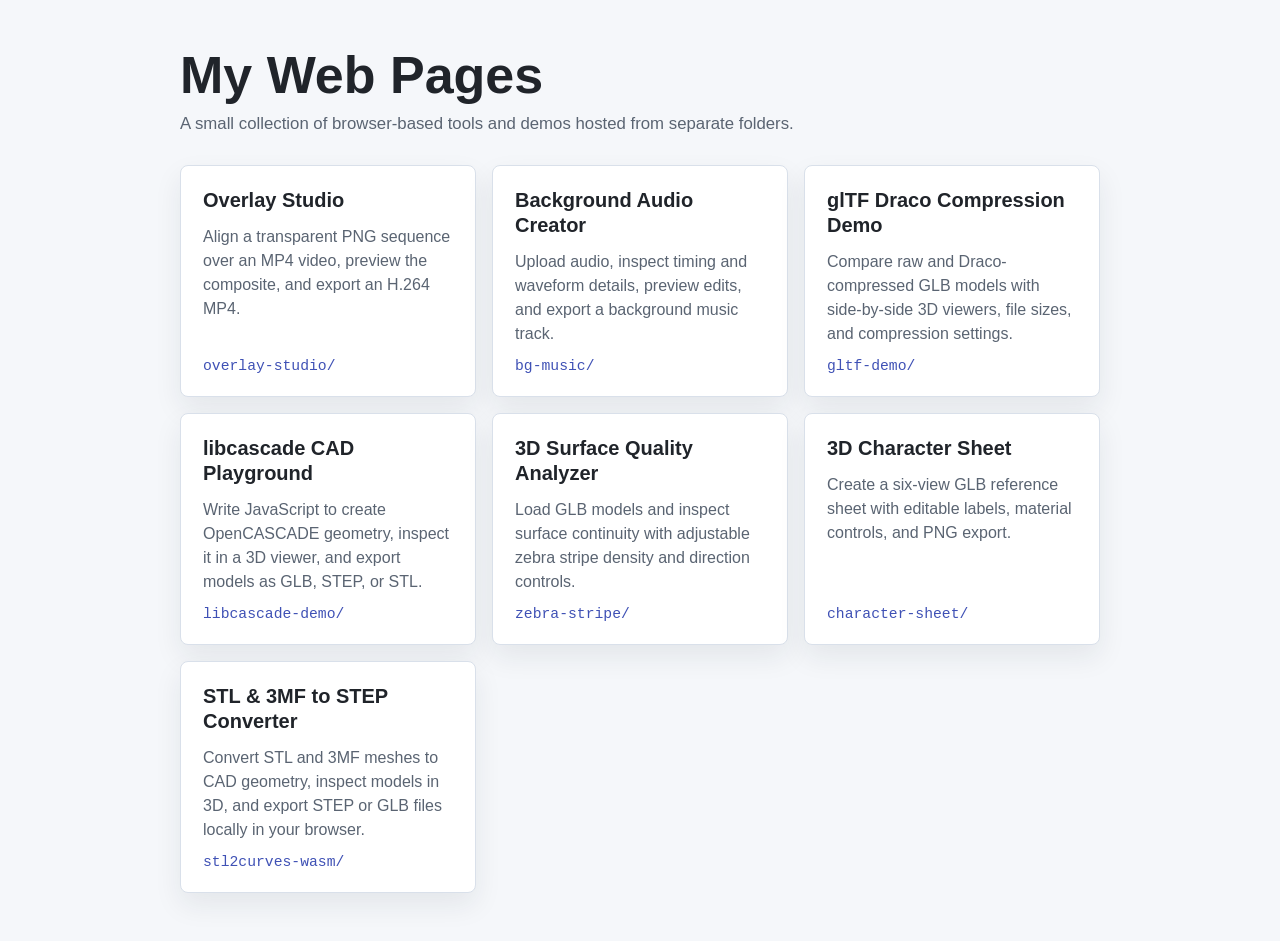
<file: index.html>
<!DOCTYPE html>
<html lang="en">
<head>
  <meta charset="UTF-8">
  <meta name="viewport" content="width=device-width, initial-scale=1.0">
  <title>gongfan99.github.io</title>
  <style>
    :root {
      color-scheme: light;
      font-family: Arial, Helvetica, sans-serif;
      color: #20242a;
      background: #f5f7fa;
    }

    * {
      box-sizing: border-box;
    }

    body {
      margin: 0;
      min-height: 100vh;
      padding: 48px 20px;
    }

    main {
      width: min(920px, 100%);
      margin: 0 auto;
    }

    header {
      margin-bottom: 28px;
    }

    h1 {
      margin: 0 0 8px;
      font-size: clamp(2rem, 5vw, 3.25rem);
      line-height: 1.05;
    }

    .intro {
      margin: 0;
      max-width: 620px;
      color: #5a6472;
      font-size: 1.05rem;
      line-height: 1.6;
    }

    .page-list {
      display: grid;
      grid-template-columns: repeat(auto-fit, minmax(240px, 1fr));
      gap: 16px;
      padding: 0;
      margin: 0;
      list-style: none;
    }

    .page-card {
      min-height: 180px;
    }

    .page-card a {
      display: flex;
      height: 100%;
      flex-direction: column;
      gap: 12px;
      padding: 22px;
      color: inherit;
      text-decoration: none;
      background: #ffffff;
      border: 1px solid #d9e0ea;
      border-radius: 8px;
      box-shadow: 0 12px 28px rgba(24, 34, 48, 0.08);
      transition: transform 160ms ease, border-color 160ms ease, box-shadow 160ms ease;
    }

    .page-card a:hover,
    .page-card a:focus-visible {
      transform: translateY(-2px);
      border-color: #6877d8;
      box-shadow: 0 16px 34px rgba(24, 34, 48, 0.12);
      outline: none;
    }

    h2 {
      margin: 0;
      font-size: 1.25rem;
      line-height: 1.25;
    }

    .description {
      margin: 0;
      color: #5a6472;
      line-height: 1.5;
    }

    .path {
      margin-top: auto;
      color: #3f51b5;
      font-family: Consolas, "Liberation Mono", monospace;
      font-size: 0.92rem;
    }
  </style>
</head>
<body>
  <main>
    <header>
      <h1>My Web Pages</h1>
      <p class="intro">A small collection of browser-based tools and demos hosted from separate folders.</p>
    </header>

    <ul class="page-list">
      <li class="page-card">
        <a href="overlay-studio/">
          <h2>Overlay Studio</h2>
          <p class="description">Align a transparent PNG sequence over an MP4 video, preview the composite, and export an H.264 MP4.</p>
          <span class="path">overlay-studio/</span>
        </a>
      </li>

      <li class="page-card">
        <a href="bg-music/">
          <h2>Background Audio Creator</h2>
          <p class="description">Upload audio, inspect timing and waveform details, preview edits, and export a background music track.</p>
          <span class="path">bg-music/</span>
        </a>
      </li>

      <li class="page-card">
        <a href="gltf-demo/">
          <h2>glTF Draco Compression Demo</h2>
          <p class="description">Compare raw and Draco-compressed GLB models with side-by-side 3D viewers, file sizes, and compression settings.</p>
          <span class="path">gltf-demo/</span>
        </a>
      </li>

      <li class="page-card">
        <a href="libcascade-demo/">
          <h2>libcascade CAD Playground</h2>
          <p class="description">Write JavaScript to create OpenCASCADE geometry, inspect it in a 3D viewer, and export models as GLB, STEP, or STL.</p>
          <span class="path">libcascade-demo/</span>
        </a>
      </li>

      <li class="page-card">
        <a href="zebra-stripe/">
          <h2>3D Surface Quality Analyzer</h2>
          <p class="description">Load GLB models and inspect surface continuity with adjustable zebra stripe density and direction controls.</p>
          <span class="path">zebra-stripe/</span>
        </a>
      </li>
      <li class="page-card">
        <a href="character-sheet/">
          <h2>3D Character Sheet</h2>
          <p class="description">Create a six-view GLB reference sheet with editable labels, material controls, and PNG export.</p>
          <span class="path">character-sheet/</span>
        </a>
      </li>
      <li class="page-card">
        <a href="stl2curves-wasm/">
          <h2>STL &amp; 3MF to STEP Converter</h2>
          <p class="description">Convert STL and 3MF meshes to CAD geometry, inspect models in 3D, and export STEP or GLB files locally in your browser.</p>
          <span class="path">stl2curves-wasm/</span>
        </a>
      </li>
    </ul>
  </main>
</body>
</html>
</file>
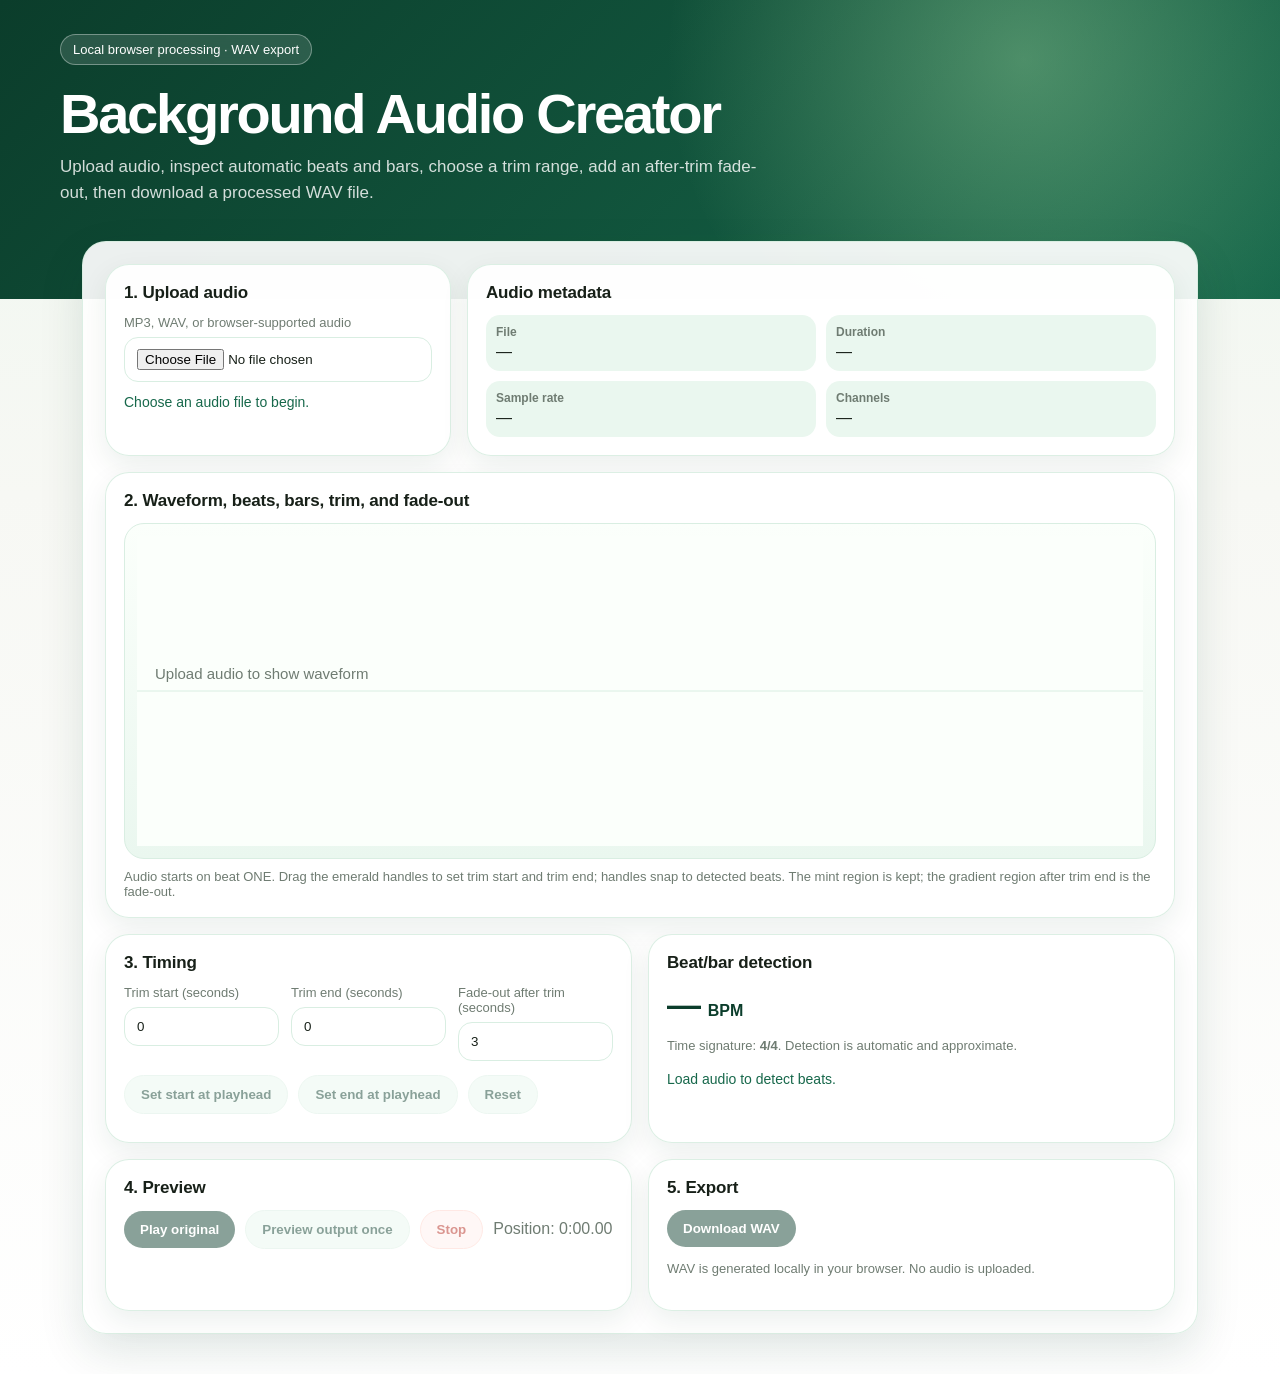
<file: bg-music/index.html>
<!doctype html>
<html lang="en">
<head>
  <meta charset="utf-8" />
  <meta name="viewport" content="width=device-width, initial-scale=1" />
  <title>Background Audio Creator</title>
  <style>
    :root {
      --deep: #0b3d2b;
      --forest: #17684b;
      --green: #2f8a62;
      --mint: #b9efb2;
      --pale: #eaf7ef;
      --sage: #d9eee2;
      --off: #f7f8f4;
      --text: #172018;
      --muted: #6f7c72;
      --warn: #b7791f;
      --error: #b42318;
      --white: #fff;
      --shadow: 0 18px 45px rgba(11, 61, 43, .12);
    }

    * { box-sizing: border-box; }
    body {
      margin: 0;
      min-height: 100vh;
      font-family: Inter, "SF Pro Display", "Segoe UI", Arial, sans-serif;
      background: linear-gradient(180deg, #eef7ef 0%, var(--off) 36%, #fff 100%);
      color: var(--text);
    }

    .hero {
      padding: 34px 22px 92px;
      background:
        radial-gradient(circle at 80% 20%, rgba(185,239,178,.35), transparent 34%),
        linear-gradient(135deg, var(--deep), var(--forest));
      color: white;
    }

    .hero-inner, main { max-width: 1160px; margin: 0 auto; }
    .badge {
      display: inline-flex;
      padding: 7px 12px;
      border: 1px solid rgba(255,255,255,.35);
      border-radius: 999px;
      background: rgba(255,255,255,.13);
      backdrop-filter: blur(12px);
      font-size: 13px;
      margin-bottom: 16px;
    }
    h1 { margin: 0 0 8px; font-size: clamp(32px, 5vw, 56px); letter-spacing: -.04em; }
    .hero p { margin: 0; color: rgba(255,255,255,.82); max-width: 720px; font-size: 17px; line-height: 1.55; }

    main { margin-top: -58px; padding: 0 22px 40px; }
    .panel, .card {
      background: rgba(255,255,255,.92);
      border: 1px solid rgba(217,238,226,.9);
      border-radius: 24px;
      box-shadow: var(--shadow);
    }
    .panel { padding: 22px; }
    .grid { display: grid; grid-template-columns: repeat(12, 1fr); gap: 16px; }
    .card { padding: 18px; box-shadow: 0 10px 28px rgba(11,61,43,.08); }
    .span-4 { grid-column: span 4; }
    .span-6 { grid-column: span 6; }
    .span-8 { grid-column: span 8; }
    .span-12 { grid-column: span 12; }

    h2 { margin: 0 0 12px; font-size: 17px; letter-spacing: -.01em; }
    label { display: block; color: var(--muted); font-size: 13px; margin-bottom: 7px; }
    input[type="file"], input[type="number"] {
      width: 100%;
      border: 1px solid var(--sage);
      background: #fff;
      border-radius: 14px;
      padding: 11px 12px;
      color: var(--text);
      outline: none;
    }
    input:focus { border-color: var(--green); box-shadow: 0 0 0 4px rgba(47,138,98,.14); }
    .fields { display: grid; grid-template-columns: repeat(3, 1fr); gap: 12px; }
    .meta { display: grid; grid-template-columns: repeat(2, minmax(0, 1fr)); gap: 10px; }
    .meta div { padding: 10px; border-radius: 14px; background: var(--pale); min-width: 0; }
    .meta strong { display: block; font-size: 12px; color: var(--muted); font-weight: 600; }
    .meta span { display: block; margin-top: 4px; overflow: hidden; text-overflow: ellipsis; white-space: nowrap; }

    .wave-wrap {
      position: relative;
      background: linear-gradient(180deg, #fbfffb, var(--pale));
      border: 1px solid var(--sage);
      border-radius: 20px;
      padding: 12px;
      overflow: hidden;
    }
    canvas { display: block; width: 100%; height: 310px; cursor: crosshair; }
    .hint { color: var(--muted); font-size: 13px; margin: 10px 0 0; }

    .controls { display: flex; flex-wrap: wrap; gap: 10px; align-items: center; }
    button, .button-like {
      border: 0;
      border-radius: 999px;
      padding: 11px 16px;
      font-weight: 700;
      cursor: pointer;
      transition: transform .12s ease, opacity .12s ease, background .12s ease;
    }
    button:hover:not(:disabled) { transform: translateY(-1px); }
    button:disabled { opacity: .48; cursor: not-allowed; transform: none; }
    .primary { background: var(--deep); color: #fff; }
    .secondary { background: var(--pale); color: var(--deep); border: 1px solid var(--sage); }
    .danger { background: #fff0ed; color: var(--error); border: 1px solid #ffd1c8; }
    .position { color: var(--muted); font-variant-numeric: tabular-nums; }
    .status { margin-top: 10px; color: var(--forest); font-size: 14px; line-height: 1.45; }
    .status.warn { color: var(--warn); }
    .status.error { color: var(--error); }
    .bpm { font-size: 34px; color: var(--deep); font-weight: 800; letter-spacing: -.04em; }
    .small { color: var(--muted); font-size: 13px; line-height: 1.45; }

    @media (max-width: 880px) {
      .span-4, .span-6, .span-8 { grid-column: span 12; }
      .fields { grid-template-columns: 1fr; }
      canvas { height: 260px; }
    }
  </style>
</head>
<body>
  <header class="hero">
    <div class="hero-inner">
      <div class="badge">Local browser processing · WAV export</div>
      <h1>Background Audio Creator</h1>
      <p>Upload audio, inspect automatic beats and bars, choose a trim range, add an after-trim fade-out, then download a processed WAV file.</p>
    </div>
  </header>

  <main>
    <section class="panel grid" aria-label="Audio editor">
      <div class="card span-4">
        <h2>1. Upload audio</h2>
        <label for="fileInput">MP3, WAV, or browser-supported audio</label>
        <input id="fileInput" type="file" accept="audio/*" />
        <div id="loadStatus" class="status">Choose an audio file to begin.</div>
      </div>

      <div class="card span-8">
        <h2>Audio metadata</h2>
        <div class="meta">
          <div><strong>File</strong><span id="metaName">—</span></div>
          <div><strong>Duration</strong><span id="metaDuration">—</span></div>
          <div><strong>Sample rate</strong><span id="metaRate">—</span></div>
          <div><strong>Channels</strong><span id="metaChannels">—</span></div>
        </div>
      </div>

      <div class="card span-12">
        <h2>2. Waveform, beats, bars, trim, and fade-out</h2>
        <div class="wave-wrap">
          <canvas id="waveCanvas" height="310" aria-label="Audio waveform editor"></canvas>
        </div>
        <p class="hint">Audio starts on beat ONE. Drag the emerald handles to set trim start and trim end; handles snap to detected beats. The mint region is kept; the gradient region after trim end is the fade-out.</p>
      </div>

      <div class="card span-6">
        <h2>3. Timing</h2>
        <div class="fields">
          <div>
            <label for="trimStart">Trim start (seconds)</label>
            <input id="trimStart" type="number" min="0" step="0.01" value="0" disabled />
          </div>
          <div>
            <label for="trimEnd">Trim end (seconds)</label>
            <input id="trimEnd" type="number" min="0" step="0.01" value="0" disabled />
          </div>
          <div>
            <label for="fadeOut">Fade-out after trim (seconds)</label>
            <input id="fadeOut" type="number" min="0" step="0.01" value="3" disabled />
          </div>
        </div>
        <div class="controls" style="margin-top:14px">
          <button id="setStartBtn" class="secondary" disabled>Set start at playhead</button>
          <button id="setEndBtn" class="secondary" disabled>Set end at playhead</button>
          <button id="resetBtn" class="secondary" disabled>Reset</button>
        </div>
        <div id="timingStatus" class="status"></div>
      </div>

      <div class="card span-6">
        <h2>Beat/bar detection</h2>
        <div class="bpm"><span id="bpmValue">—</span> <span style="font-size:16px;letter-spacing:0">BPM</span></div>
        <p class="small">Time signature: <strong>4/4</strong>. Detection is automatic and approximate.</p>
        <div id="beatStatus" class="status">Load audio to detect beats.</div>
      </div>

      <div class="card span-6">
        <h2>4. Preview</h2>
        <div class="controls">
          <button id="playOriginalBtn" class="primary" disabled>Play original</button>
          <button id="previewBtn" class="secondary" disabled>Preview output once</button>
          <button id="stopBtn" class="danger" disabled>Stop</button>
          <span class="position">Position: <span id="positionValue">0:00.00</span></span>
        </div>
      </div>

      <div class="card span-6">
        <h2>5. Export</h2>
        <div class="controls">
          <button id="downloadBtn" class="primary" disabled>Download WAV</button>
        </div>
        <p class="small">WAV is generated locally in your browser. No audio is uploaded.</p>
        <div id="exportStatus" class="status"></div>
      </div>
    </section>
  </main>

  <script>
    const els = {
      file: document.getElementById('fileInput'), canvas: document.getElementById('waveCanvas'),
      loadStatus: document.getElementById('loadStatus'), timingStatus: document.getElementById('timingStatus'), beatStatus: document.getElementById('beatStatus'), exportStatus: document.getElementById('exportStatus'),
      name: document.getElementById('metaName'), duration: document.getElementById('metaDuration'), rate: document.getElementById('metaRate'), channels: document.getElementById('metaChannels'),
      trimStart: document.getElementById('trimStart'), trimEnd: document.getElementById('trimEnd'), fadeOut: document.getElementById('fadeOut'),
      bpm: document.getElementById('bpmValue'), position: document.getElementById('positionValue'),
      playOriginal: document.getElementById('playOriginalBtn'), preview: document.getElementById('previewBtn'), stop: document.getElementById('stopBtn'), download: document.getElementById('downloadBtn'),
      setStart: document.getElementById('setStartBtn'), setEnd: document.getElementById('setEndBtn'), reset: document.getElementById('resetBtn')
    };

    const ctx = els.canvas.getContext('2d');
    let audioCtx, buffer, fileName = 'audio', waveform = [], beats = [], bpm = null;
    let trimStart = 0, trimEnd = 0, fadeOut = 3;
    let activeSource = null, activeGain = null, playStartClock = 0, playOffset = 0, playMode = null, raf = null;
    let dragging = null;

    function fmt(t) {
      if (!Number.isFinite(t)) return '—';
      const m = Math.floor(t / 60), s = t - m * 60;
      return `${m}:${s.toFixed(2).padStart(5, '0')}`;
    }
    function clamp(v, a, b) { return Math.max(a, Math.min(b, v)); }
    function status(el, msg, cls='') { el.className = 'status ' + cls; el.textContent = msg; }
    function getAudioCtx() { audioCtx ||= new (window.AudioContext || window.webkitAudioContext)(); return audioCtx; }

    els.file.addEventListener('change', async () => {
      const file = els.file.files[0];
      if (!file) return;
      try {
        stopPlayback();
        status(els.loadStatus, 'Loading and decoding audio...');
        const arr = await file.arrayBuffer();
        buffer = await getAudioCtx().decodeAudioData(arr.slice(0));
        fileName = file.name.replace(/\.[^.]+$/, '') || 'audio';
        trimStart = 0; trimEnd = buffer.duration; fadeOut = Math.min(3, Math.max(0, buffer.duration * .1));
        els.trimStart.value = trimStart.toFixed(2); els.trimEnd.value = trimEnd.toFixed(2); els.fadeOut.value = fadeOut.toFixed(2);
        setEnabled(true);
        els.name.textContent = file.name;
        els.duration.textContent = fmt(buffer.duration);
        els.rate.textContent = `${buffer.sampleRate} Hz`;
        els.channels.textContent = buffer.numberOfChannels;
        createWaveform();
        detectBeats();
        draw();
        status(els.loadStatus, 'Audio loaded.');
        validateTiming();
      } catch (err) {
        console.error(err);
        status(els.loadStatus, 'Could not decode this audio file in your browser.', 'error');
      }
    });

    function setEnabled(on) {
      [els.trimStart, els.trimEnd, els.fadeOut, els.playOriginal, els.preview, els.stop, els.download, els.setStart, els.setEnd, els.reset].forEach(e => e.disabled = !on);
    }

    function createWaveform() {
      const data = buffer.getChannelData(0);
      const points = 1800, block = Math.max(1, Math.floor(data.length / points));
      waveform = [];
      for (let i = 0; i < points; i++) {
        let min = 1, max = -1;
        const start = i * block, end = Math.min(data.length, start + block);
        for (let j = start; j < end; j++) { const v = data[j]; if (v < min) min = v; if (v > max) max = v; }
        waveform.push({min, max});
      }
    }

    function detectBeats() {
      beats = []; bpm = null; els.bpm.textContent = '—';
      const data = buffer.getChannelData(0), sr = buffer.sampleRate;
      const win = Math.floor(sr * 0.05), energies = [];
      for (let i = 0; i < data.length; i += win) {
        let sum = 0, n = Math.min(win, data.length - i);
        for (let j = 0; j < n; j++) sum += data[i + j] * data[i + j];
        energies.push(Math.sqrt(sum / n));
      }
      const avg = energies.reduce((a,b)=>a+b,0) / Math.max(1, energies.length);
      const peaks = [];
      for (let i = 2; i < energies.length - 2; i++) {
        const local = (energies[i-2]+energies[i-1]+energies[i]+energies[i+1]+energies[i+2]) / 5;
        if (energies[i] > avg * 1.35 && energies[i] > local * 1.18 && energies[i] > energies[i-1] && energies[i] > energies[i+1]) {
          const t = i * win / sr;
          if (!peaks.length || t - peaks[peaks.length - 1] > 0.22) peaks.push(t);
        }
      }
      if (peaks.length < 4) {
        status(els.beatStatus, 'Beat detection was uncertain; waveform editing and export are still available.', 'warn');
        return;
      }
      const intervals = [];
      for (let i = 1; i < peaks.length; i++) {
        const d = peaks[i] - peaks[i-1];
        if (d >= .25 && d <= 1.5) intervals.push(d);
      }
      if (!intervals.length) {
        status(els.beatStatus, 'Beat detection failed; waveform editing and export are still available.', 'warn');
        return;
      }
      intervals.sort((a,b)=>a-b);
      let beatDur = intervals[Math.floor(intervals.length/2)];
      let estimated = 60 / beatDur;
      while (estimated < 70) { estimated *= 2; beatDur /= 2; }
      while (estimated > 180) { estimated /= 2; beatDur *= 2; }
      bpm = Math.round(estimated);
      const beatStep = 60 / bpm;
      for (let t = 0; t < buffer.duration; t += beatStep) beats.push(t);
      trimStart = snapStartToBeat(trimStart);
      trimEnd = snapEndToBeat(trimEnd);
      els.trimStart.value = trimStart.toFixed(2);
      els.trimEnd.value = trimEnd.toFixed(2);
      els.bpm.textContent = bpm;
      const confidence = Math.min(100, Math.round((intervals.length / Math.max(1, peaks.length - 1)) * 100));
      status(els.beatStatus, `Detected approximately ${bpm} BPM. The waveform grid starts at beat ONE/bar ONE. Start and end snap to beats. Confidence: ${confidence}%.` + (confidence < 45 ? ' Markers may be inaccurate.' : ''), confidence < 45 ? 'warn' : '');
    }

    function resizeCanvas() {
      const rect = els.canvas.getBoundingClientRect();
      const dpr = window.devicePixelRatio || 1;
      els.canvas.width = Math.max(1, Math.floor(rect.width * dpr));
      els.canvas.height = Math.max(1, Math.floor(rect.height * dpr));
      ctx.setTransform(dpr, 0, 0, dpr, 0, 0);
      draw();
    }
    window.addEventListener('resize', resizeCanvas);
    setTimeout(resizeCanvas, 0);

    function timeToX(t, w) { return buffer ? (t / buffer.duration) * w : 0; }
    function xToTime(x, w) { return buffer ? clamp((x / w) * buffer.duration, 0, buffer.duration) : 0; }
    function nearestBeatTime(t) {
      if (!buffer || !beats.length) return clamp(t, 0, buffer ? buffer.duration : 0);
      let best = beats[0], bestDist = Math.abs(t - best);
      for (const beat of beats) {
        const dist = Math.abs(t - beat);
        if (dist < bestDist) { best = beat; bestDist = dist; }
      }
      return clamp(best, 0, buffer.duration);
    }
    function snapStartToBeat(t) {
      if (!buffer) return 0;
      let snapped = nearestBeatTime(t);
      if (snapped >= trimEnd) {
        const before = beats.filter(beat => beat < trimEnd - 0.001);
        snapped = before.length ? before[before.length - 1] : 0;
      }
      return clamp(snapped, 0, Math.max(0, trimEnd - 0.01));
    }
    function snapEndToBeat(t) {
      if (!buffer) return 0;
      let snapped = nearestBeatTime(t);
      if (snapped <= trimStart) {
        const after = beats.find(beat => beat > trimStart + 0.001);
        snapped = after ?? buffer.duration;
      }
      return clamp(snapped, Math.min(buffer.duration, trimStart + 0.01), buffer.duration);
    }

    function draw() {
      const rect = els.canvas.getBoundingClientRect();
      const w = rect.width, h = rect.height;
      ctx.clearRect(0,0,w,h);
      ctx.fillStyle = '#fbfffb'; ctx.fillRect(0,0,w,h);
      ctx.strokeStyle = '#d9eee2'; ctx.beginPath(); ctx.moveTo(0,h/2); ctx.lineTo(w,h/2); ctx.stroke();
      if (!buffer) {
        ctx.fillStyle = '#6f7c72'; ctx.font = '15px Segoe UI, sans-serif'; ctx.fillText('Upload audio to show waveform', 18, h/2 - 12); return;
      }
      const sx = timeToX(trimStart, w), ex = timeToX(trimEnd, w), fadeEnd = Math.min(buffer.duration, trimEnd + fadeOut), fx = timeToX(fadeEnd, w);
      // time ticks
      ctx.strokeStyle = 'rgba(111,124,114,.22)'; ctx.fillStyle = '#6f7c72'; ctx.font = '12px Segoe UI, sans-serif';
      const tick = niceTick(buffer.duration);
      for (let t = 0; t <= buffer.duration; t += tick) { const x = timeToX(t,w); ctx.beginPath(); ctx.moveTo(x,0); ctx.lineTo(x,h); ctx.stroke(); ctx.fillText(fmt(t), x+4, 16); }
      // beat/bar lines
      beats.forEach((t,i) => { const x = timeToX(t,w); ctx.strokeStyle = i % 4 === 0 ? 'rgba(11,61,43,.52)' : 'rgba(47,138,98,.28)'; ctx.lineWidth = i % 4 === 0 ? 1.6 : 1; ctx.beginPath(); ctx.moveTo(x,22); ctx.lineTo(x,h); ctx.stroke(); });
      ctx.lineWidth = 1;
      // waveform
      ctx.strokeStyle = '#17684b'; ctx.beginPath();
      waveform.forEach((p,i) => { const x = (i / (waveform.length - 1)) * w; const y1 = h/2 + p.min * h*.38, y2 = h/2 + p.max * h*.38; ctx.moveTo(x,y1); ctx.lineTo(x,y2); });
      ctx.stroke();
      // overlays
      ctx.fillStyle = 'rgba(185,239,178,.28)'; ctx.fillRect(sx, 0, Math.max(0, ex-sx), h);
      if (fx > ex) { const grad = ctx.createLinearGradient(ex,0,fx,0); grad.addColorStop(0,'rgba(47,138,98,.26)'); grad.addColorStop(1,'rgba(47,138,98,0)'); ctx.fillStyle = grad; ctx.fillRect(ex,0,fx-ex,h); }
      drawHandle(sx, 'START', h); drawHandle(ex, 'END', h);
      const pos = currentPosition(); if (pos != null) { const px = timeToX(pos,w); ctx.strokeStyle = '#b42318'; ctx.beginPath(); ctx.moveTo(px,0); ctx.lineTo(px,h); ctx.stroke(); }
    }

    function niceTick(duration) { if (duration <= 30) return 5; if (duration <= 90) return 10; if (duration <= 240) return 30; return 60; }
    function drawHandle(x, label, h) { ctx.fillStyle = '#0b3d2b'; ctx.fillRect(x-3,0,6,h); ctx.fillStyle = '#0b3d2b'; ctx.fillRect(x-24, h-28, 48, 22); ctx.fillStyle = 'white'; ctx.font = '11px Segoe UI, sans-serif'; ctx.textAlign = 'center'; ctx.fillText(label, x, h-13); ctx.textAlign = 'left'; }

    function updateFromInputs() {
      if (!buffer) return;
      const requestedStart = clamp(parseFloat(els.trimStart.value) || 0, 0, buffer.duration);
      const requestedEnd = clamp(parseFloat(els.trimEnd.value) || 0, 0, buffer.duration);
      fadeOut = clamp(parseFloat(els.fadeOut.value) || 0, 0, buffer.duration);
      trimStart = snapStartToBeat(requestedStart);
      trimEnd = snapEndToBeat(requestedEnd);
      els.trimStart.value = trimStart.toFixed(2);
      els.trimEnd.value = trimEnd.toFixed(2);
      validateTiming(); draw();
    }
    [els.trimStart, els.trimEnd].forEach(e => e.addEventListener('change', updateFromInputs));
    els.fadeOut.addEventListener('input', updateFromInputs);

    function validateTiming() {
      if (!buffer) return false;
      if (trimEnd <= trimStart) { status(els.timingStatus, 'Trim end must be after trim start.', 'error'); els.download.disabled = els.preview.disabled = true; return false; }
      const eff = Math.min(fadeOut, Math.max(0, buffer.duration - trimEnd));
      status(els.timingStatus, `Output duration: ${fmt((trimEnd-trimStart)+eff)}. Effective fade-out: ${eff.toFixed(2)}s.`);
      els.download.disabled = els.preview.disabled = false;
      return true;
    }

    els.canvas.addEventListener('pointerdown', e => {
      if (!buffer) return;
      const r = els.canvas.getBoundingClientRect(), x = e.clientX - r.left;
      const sx = timeToX(trimStart, r.width), ex = timeToX(trimEnd, r.width);
      dragging = Math.abs(x-sx) < Math.abs(x-ex) ? 'start' : 'end';
      els.canvas.setPointerCapture(e.pointerId); moveHandle(x, r.width);
    });
    els.canvas.addEventListener('pointermove', e => { if (!dragging || !buffer) return; const r = els.canvas.getBoundingClientRect(); moveHandle(e.clientX - r.left, r.width); });
    els.canvas.addEventListener('pointerup', () => dragging = null);
    function moveHandle(x,w) {
      const t = xToTime(x,w);
      if (dragging === 'start') trimStart = snapStartToBeat(t); else trimEnd = snapEndToBeat(t);
      els.trimStart.value = trimStart.toFixed(2); els.trimEnd.value = trimEnd.toFixed(2); validateTiming(); draw();
    }

    els.reset.addEventListener('click', () => { if (!buffer) return; trimStart = 0; trimEnd = snapEndToBeat(buffer.duration); fadeOut = Math.min(3, buffer.duration*.1); els.trimStart.value = trimStart.toFixed(2); els.trimEnd.value = trimEnd.toFixed(2); els.fadeOut.value = fadeOut.toFixed(2); validateTiming(); draw(); });
    els.setStart.addEventListener('click', () => { const p = currentPosition(); if (buffer && p != null) { trimStart = snapStartToBeat(p); els.trimStart.value = trimStart.toFixed(2); validateTiming(); draw(); } });
    els.setEnd.addEventListener('click', () => { const p = currentPosition(); if (buffer && p != null) { trimEnd = snapEndToBeat(p); els.trimEnd.value = trimEnd.toFixed(2); validateTiming(); draw(); } });

    els.playOriginal.addEventListener('click', async () => {
      if (!buffer) return; await getAudioCtx().resume();
      if (playMode === 'original') { stopPlayback(); return; }
      stopPlayback(); playMode = 'original'; playOffset = 0; startSource(0, buffer.duration, false); els.playOriginal.textContent = 'Pause original';
    });
    els.preview.addEventListener('click', async () => { if (!buffer || !validateTiming()) return; await getAudioCtx().resume(); stopPlayback(); playMode = 'preview'; const out = makeProcessedBuffer(); playProcessed(out); });
    els.stop.addEventListener('click', stopPlayback);
    els.download.addEventListener('click', () => { if (!buffer || !validateTiming()) return; status(els.exportStatus, 'Preparing WAV...'); const out = makeProcessedBuffer(); const blob = encodeWav(out); const a = document.createElement('a'); a.href = URL.createObjectURL(blob); a.download = `${fileName}-trimmed.wav`; a.click(); setTimeout(()=>URL.revokeObjectURL(a.href), 1000); status(els.exportStatus, 'WAV download started.'); });

    function startSource(offset, duration) {
      activeSource = getAudioCtx().createBufferSource(); activeSource.buffer = buffer; activeSource.connect(getAudioCtx().destination); playStartClock = getAudioCtx().currentTime - offset; activeSource.start(0, offset, duration); activeSource.onended = stopPlayback; tick();
    }
    function playProcessed(out) { activeSource = getAudioCtx().createBufferSource(); activeSource.buffer = out; activeSource.connect(getAudioCtx().destination); playStartClock = getAudioCtx().currentTime; activeSource.start(); activeSource.onended = stopPlayback; tick(); }
    function stopPlayback() { if (activeSource) { try { activeSource.onended = null; activeSource.stop(); } catch {} } activeSource = null; playMode = null; els.playOriginal.textContent = 'Play original'; els.position.textContent = '0:00.00'; cancelAnimationFrame(raf); raf = null; draw(); }
    function currentPosition() { if (!activeSource || !audioCtx) return null; const t = audioCtx.currentTime - playStartClock; return playMode === 'preview' ? trimStart + t : t; }
    function tick() { const p = currentPosition(); if (p != null) els.position.textContent = fmt(p); draw(); raf = requestAnimationFrame(tick); }

    function makeProcessedBuffer() {
      const sr = buffer.sampleRate, channels = buffer.numberOfChannels;
      const effectiveFade = Math.min(fadeOut, Math.max(0, buffer.duration - trimEnd));
      const startS = Math.floor(trimStart * sr), normalEndS = Math.floor(trimEnd * sr), totalS = Math.max(1, Math.floor(((trimEnd-trimStart)+effectiveFade) * sr));
      const out = getAudioCtx().createBuffer(channels, totalS, sr);
      const fadeSamples = Math.max(0, totalS - (normalEndS - startS));
      for (let ch = 0; ch < channels; ch++) {
        const src = buffer.getChannelData(ch), dst = out.getChannelData(ch);
        for (let i = 0; i < totalS; i++) {
          const si = startS + i;
          let gain = 1;
          const fadeIndex = i - (normalEndS - startS);
          if (fadeIndex >= 0 && fadeSamples > 0) gain = Math.max(0, 1 - fadeIndex / fadeSamples);
          dst[i] = (src[si] || 0) * gain;
        }
      }
      return out;
    }

    function encodeWav(buf) {
      const channels = buf.numberOfChannels, sr = buf.sampleRate, frames = buf.length;
      const bytes = 44 + frames * channels * 2;
      const ab = new ArrayBuffer(bytes), view = new DataView(ab);
      writeStr(view,0,'RIFF'); view.setUint32(4,36+frames*channels*2,true); writeStr(view,8,'WAVE'); writeStr(view,12,'fmt ');
      view.setUint32(16,16,true); view.setUint16(20,1,true); view.setUint16(22,channels,true); view.setUint32(24,sr,true); view.setUint32(28,sr*channels*2,true); view.setUint16(32,channels*2,true); view.setUint16(34,16,true); writeStr(view,36,'data'); view.setUint32(40,frames*channels*2,true);
      let off = 44;
      const data = Array.from({length: channels}, (_,ch)=>buf.getChannelData(ch));
      for (let i = 0; i < frames; i++) for (let ch = 0; ch < channels; ch++) { const s = clamp(data[ch][i], -1, 1); view.setInt16(off, s < 0 ? s * 0x8000 : s * 0x7fff, true); off += 2; }
      return new Blob([ab], {type:'audio/wav'});
    }
    function writeStr(view, offset, str) { for (let i=0; i<str.length; i++) view.setUint8(offset+i, str.charCodeAt(i)); }
  </script>
</body>
</html>
</file>
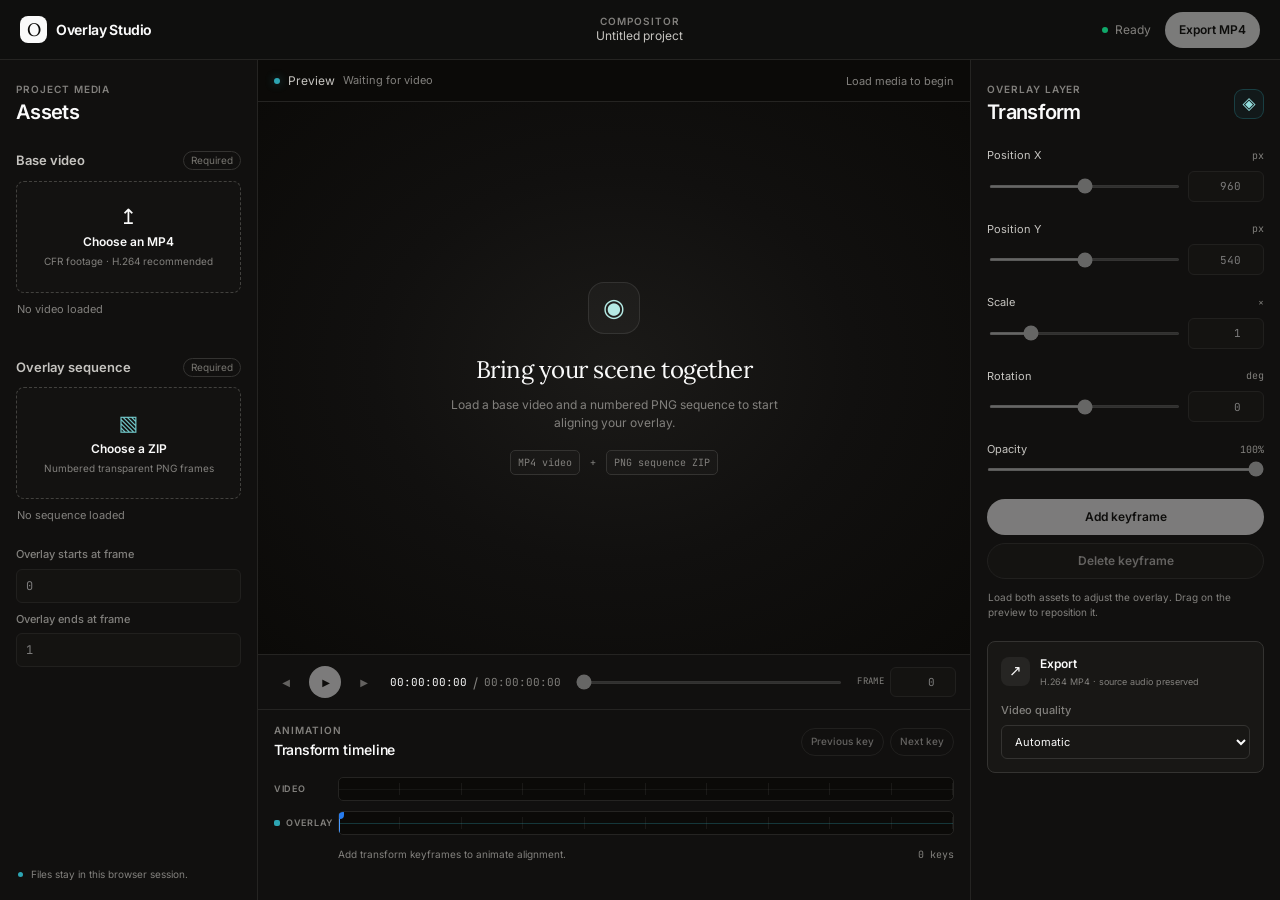
<file: overlay-studio/index.html>
<!doctype html>
<html lang="en">
  <head>
    <meta charset="UTF-8" />
    <meta name="viewport" content="width=device-width, initial-scale=1.0" />
    <meta name="theme-color" content="#0b0a08" />
    <link rel="icon" type="image/svg+xml" href="./favicon.svg" />
    <meta
      name="description"
      content="Align a transparent image sequence over video and export an H.264 MP4."
    />
    <title>Overlay Studio</title>
    <script type="module" crossorigin src="./assets/index-9ea6usQm.js"></script>
    <link rel="stylesheet" crossorigin href="./assets/index-CCF4NtiG.css">
  </head>
  <body>
    <div id="app">
      <header class="topbar">
        <a class="brand" href="#" aria-label="Overlay Studio home">
          <span class="brand-mark" aria-hidden="true">O</span>
          <span>Overlay Studio</span>
        </a>
        <div class="project-heading">
          <span class="eyebrow">COMPOSITOR</span>
          <span id="projectName" class="project-name">Untitled project</span>
        </div>
        <div class="topbar-actions">
          <span id="appStatus" class="status-pill" role="status">Ready</span>
          <button id="exportButton" class="button button-primary" type="button" disabled>
            Export MP4
          </button>
        </div>
      </header>

      <main class="app-layout">
        <aside class="side-panel asset-panel" aria-label="Assets">
          <div class="panel-heading">
            <div>
              <span class="eyebrow">PROJECT MEDIA</span>
              <h1>Assets</h1>
            </div>
          </div>

          <section class="asset-section">
            <div class="section-title-row">
              <h2>Base video</h2>
              <span id="videoBadge" class="mini-badge">Required</span>
            </div>
            <label id="videoDropzone" class="dropzone" for="videoInput">
              <span class="dropzone-icon" aria-hidden="true">↥</span>
              <span id="videoDropTitle" class="dropzone-title">Choose an MP4</span>
              <span class="dropzone-hint">CFR footage · H.264 recommended</span>
            </label>
            <input id="videoInput" class="visually-hidden" type="file" accept="video/mp4,.mp4" />
            <div id="videoDetails" class="asset-details empty-details">No video loaded</div>
          </section>

          <section class="asset-section">
            <div class="section-title-row">
              <h2>Overlay sequence</h2>
              <span id="overlayBadge" class="mini-badge">Required</span>
            </div>
            <label id="overlayDropzone" class="dropzone" for="overlayInput">
              <span class="dropzone-icon dropzone-icon-teal" aria-hidden="true">▧</span>
              <span id="overlayDropTitle" class="dropzone-title">Choose a ZIP</span>
              <span class="dropzone-hint">Numbered transparent PNG frames</span>
            </label>
            <input id="overlayInput" class="visually-hidden" type="file" accept=".zip,application/zip" />
            <div id="overlayDetails" class="asset-details empty-details">No sequence loaded</div>
            <label class="field-label offset-label" for="overlayStartFrame">Overlay starts at frame</label>
            <input id="overlayStartFrame" class="text-input" type="number" min="0" step="1" value="0" />
            <label
              class="field-label offset-label"
              for="overlayEndFrame"
              title="The final output frame on the MP4 timeline. It defaults to the MP4 frame count. If it extends past the MP4, the last video frame and then the last PNG frame are held."
            >Overlay ends at frame</label>
            <input
              id="overlayEndFrame"
              class="text-input"
              type="number"
              min="1"
              step="1"
              value="1"
              title="The final output frame on the MP4 timeline. It defaults to the MP4 frame count. If it extends past the MP4, the last video frame and then the last PNG frame are held."
              aria-describedby="overlayEndFrameHelp"
            />
            <span id="overlayEndFrameHelp" class="visually-hidden">Frames beyond the MP4 hold its last frame; frames beyond the PNG sequence hold its last frame.</span>
          </section>

          <div class="asset-footnote">
            <span class="footnote-dot" aria-hidden="true"></span>
            <span>Files stay in this browser session.</span>
          </div>
        </aside>

        <section class="center-workspace" aria-label="Video preview and timeline">
          <div class="preview-toolbar">
            <div class="preview-title-group">
              <span class="live-indicator" aria-hidden="true"></span>
              <span>Preview</span>
              <span id="resolutionBadge" class="toolbar-muted">Waiting for video</span>
            </div>
            <div class="preview-actions">
              <span id="previewHint" class="toolbar-muted">Load media to begin</span>
            </div>
          </div>

          <div id="previewStage" class="preview-stage">
            <canvas id="previewCanvas" aria-label="Video composite preview"></canvas>
            <div id="previewEmpty" class="preview-empty">
              <div class="preview-empty-mark" aria-hidden="true">◉</div>
              <h2>Bring your scene together</h2>
              <p>Load a base video and a numbered PNG sequence to start aligning your overlay.</p>
              <div class="empty-shortcuts">
                <span>MP4 video</span><span>+</span><span>PNG sequence ZIP</span>
              </div>
            </div>
          </div>

          <div class="transport-bar">
            <button id="previousFrameButton" class="icon-button" type="button" aria-label="Previous frame" title="Previous frame (←)">◀</button>
            <button id="playButton" class="play-button" type="button" aria-label="Play preview" title="Play (Space)">▶</button>
            <button id="nextFrameButton" class="icon-button" type="button" aria-label="Next frame" title="Next frame (→)">▶</button>
            <div class="frame-readout">
              <span id="currentTimecode" class="timecode">00:00:00:00</span>
              <span class="readout-divider">/</span>
              <span id="durationTimecode" class="timecode muted-timecode">00:00:00:00</span>
            </div>
            <label class="visually-hidden" for="frameSlider">Current frame</label>
            <input id="frameSlider" class="frame-slider" type="range" min="0" max="0" value="0" disabled />
            <label class="frame-input-wrap" for="frameNumberInput">
              <span>FRAME</span>
              <input id="frameNumberInput" type="number" min="0" step="1" value="0" disabled />
            </label>
          </div>

          <section class="timeline-panel" aria-label="Transform timeline">
            <div class="timeline-header">
              <div>
                <span class="eyebrow">ANIMATION</span>
                <h2>Transform timeline</h2>
              </div>
              <div class="keyframe-nav">
                <button id="previousKeyframeButton" class="button button-quiet button-small" type="button" disabled>Previous key</button>
                <button id="nextKeyframeButton" class="button button-quiet button-small" type="button" disabled>Next key</button>
              </div>
            </div>
            <div class="timeline-ruler-row">
              <div class="track-label">VIDEO</div>
              <div id="videoTrack" class="timeline-track video-track" role="group" aria-label="Video timeline" tabindex="0">
                <span class="track-line"></span>
              </div>
            </div>
            <div class="timeline-ruler-row">
              <div class="track-label overlay-track-label"><span></span>OVERLAY</div>
              <div id="overlayTrack" class="timeline-track overlay-track" role="group" aria-label="Overlay timeline" tabindex="0">
                <span class="track-line"></span>
                <span id="overlayRange" class="overlay-range"></span>
                <div id="keyframeMarkers" class="keyframe-markers"></div>
                <div id="playhead" class="playhead"><span></span></div>
              </div>
            </div>
            <div class="timeline-footer">
              <span id="timelineSummary">Add transform keyframes to animate alignment.</span>
              <span id="keyframeCount" class="timeline-count">0 keys</span>
            </div>
          </section>
        </section>

        <aside class="side-panel controls-panel" aria-label="Overlay controls">
          <div class="panel-heading controls-heading">
            <div>
              <span class="eyebrow">OVERLAY LAYER</span>
              <h1>Transform</h1>
            </div>
            <span class="overlay-layer-icon" aria-hidden="true">◈</span>
          </div>

          <div class="transform-fields">
            <div class="field-group">
              <div class="field-label-row"><label for="xNumber">Position X</label><span>px</span></div>
              <div class="range-number-row"><input id="xRange" type="range" min="0" max="1920" value="960" disabled /><input id="xNumber" class="number-input" type="number" value="960" disabled /></div>
            </div>
            <div class="field-group">
              <div class="field-label-row"><label for="yNumber">Position Y</label><span>px</span></div>
              <div class="range-number-row"><input id="yRange" type="range" min="0" max="1080" value="540" disabled /><input id="yNumber" class="number-input" type="number" value="540" disabled /></div>
            </div>
            <div class="field-group">
              <div class="field-label-row"><label for="scaleNumber">Scale</label><span>×</span></div>
              <div class="range-number-row"><input id="scaleRange" type="range" min="0.05" max="5" step="0.01" value="1" disabled /><input id="scaleNumber" class="number-input" type="number" min="0.05" max="5" step="0.01" value="1" disabled /></div>
            </div>
            <div class="field-group">
              <div class="field-label-row"><label for="rotationNumber">Rotation</label><span>deg</span></div>
              <div class="range-number-row"><input id="rotationRange" type="range" min="-180" max="180" step="1" value="0" disabled /><input id="rotationNumber" class="number-input" type="number" min="-360" max="360" step="1" value="0" disabled /></div>
            </div>
            <div class="field-group">
              <div class="field-label-row"><label for="opacityRange">Opacity</label><span id="opacityValue">100%</span></div>
              <input id="opacityRange" class="wide-range" type="range" min="0" max="1" step="0.01" value="1" disabled />
            </div>
          </div>

          <div class="keyframe-actions">
            <button id="keyframeButton" class="button button-primary button-full" type="button" disabled>Add keyframe</button>
            <button id="deleteKeyframeButton" class="button button-secondary button-full" type="button" disabled>Delete keyframe</button>
          </div>
          <p id="transformHelp" class="helper-copy">Load both assets to adjust the overlay. Drag on the preview to reposition it.</p>

          <section class="export-card">
            <div class="export-card-heading">
              <span class="export-icon" aria-hidden="true">↗</span>
              <div><h2>Export</h2><p>H.264 MP4 · source audio preserved</p></div>
            </div>
            <label class="field-label" for="bitrateSelect">Video quality</label>
            <select id="bitrateSelect" class="select-input">
              <option value="auto">Automatic</option>
              <option value="high">High</option>
              <option value="standard">Standard</option>
            </select>
            <div id="exportProgressWrap" class="export-progress-wrap" hidden>
              <div class="progress-label-row"><span id="exportProgressLabel">Preparing export…</span><span id="exportProgressPercent">0%</span></div>
              <progress id="exportProgress" max="100" value="0"></progress>
            </div>
          </section>
        </aside>
      </main>

      <div id="toast" class="toast" role="alert" hidden></div>
      <video id="sourceVideo" class="source-video" muted playsinline preload="metadata"></video>
    </div>
  </body>
</html>
</file>
<file: overlay-studio/assets/index-CCF4NtiG.css>
﻿@font-face{font-family:Inter Variable;font-style:normal;font-display:swap;font-weight:100 900;src:url(./inter-cyrillic-ext-wght-normal-BOeWTOD4.woff2)format("woff2-variations");unicode-range:U+460-52F,U+1C80-1C8A,U+20B4,U+2DE0-2DFF,U+A640-A69F,U+FE2E-FE2F}@font-face{font-family:Inter Variable;font-style:normal;font-display:swap;font-weight:100 900;src:url(./inter-cyrillic-wght-normal-DqGufNeO.woff2)format("woff2-variations");unicode-range:U+301,U+400-45F,U+490-491,U+4B0-4B1,U+2116}@font-face{font-family:Inter Variable;font-style:normal;font-display:swap;font-weight:100 900;src:url(./inter-greek-ext-wght-normal-DlzME5K_.woff2)format("woff2-variations");unicode-range:U+1F??}@font-face{font-family:Inter Variable;font-style:normal;font-display:swap;font-weight:100 900;src:url(./inter-greek-wght-normal-CkhJZR-_.woff2)format("woff2-variations");unicode-range:U+370-377,U+37A-37F,U+384-38A,U+38C,U+38E-3A1,U+3A3-3FF}@font-face{font-family:Inter Variable;font-style:normal;font-display:swap;font-weight:100 900;src:url(./inter-vietnamese-wght-normal-CBcvBZtf.woff2)format("woff2-variations");unicode-range:U+102-103,U+110-111,U+128-129,U+168-169,U+1A0-1A1,U+1AF-1B0,U+300-301,U+303-304,U+308-309,U+323,U+329,U+1EA0-1EF9,U+20AB}@font-face{font-family:Inter Variable;font-style:normal;font-display:swap;font-weight:100 900;src:url(./inter-latin-ext-wght-normal-DO1Apj_S.woff2)format("woff2-variations");unicode-range:U+100-2BA,U+2BD-2C5,U+2C7-2CC,U+2CE-2D7,U+2DD-2FF,U+304,U+308,U+329,U+1D00-1DBF,U+1E00-1E9F,U+1EF2-1EFF,U+2020,U+20A0-20AB,U+20AD-20C0,U+2113,U+2C60-2C7F,U+A720-A7FF}@font-face{font-family:Inter Variable;font-style:normal;font-display:swap;font-weight:100 900;src:url(./inter-latin-wght-normal-Dx4kXJAl.woff2)format("woff2-variations");unicode-range:U+??,U+131,U+152-153,U+2BB-2BC,U+2C6,U+2DA,U+2DC,U+304,U+308,U+329,U+2000-206F,U+20AC,U+2122,U+2191,U+2193,U+2212,U+2215,U+FEFF,U+FFFD}@font-face{font-family:Lora;font-style:normal;font-display:swap;font-weight:400;src:url(./lora-cyrillic-ext-400-normal-DwaaZvol.woff2)format("woff2"),url(./lora-cyrillic-ext-400-normal-PiPRSBNu.woff)format("woff");unicode-range:U+460-52F,U+1C80-1C8A,U+20B4,U+2DE0-2DFF,U+A640-A69F,U+FE2E-FE2F}@font-face{font-family:Lora;font-style:normal;font-display:swap;font-weight:400;src:url(./lora-cyrillic-400-normal-CbVom6TB.woff2)format("woff2"),url(./lora-cyrillic-400-normal-BedExNGj.woff)format("woff");unicode-range:U+301,U+400-45F,U+490-491,U+4B0-4B1,U+2116}@font-face{font-family:Lora;font-style:normal;font-display:swap;font-weight:400;src:url(./lora-math-400-normal-D2gccGFf.woff2)format("woff2"),url(./lora-math-400-normal-BToItYw_.woff)format("woff");unicode-range:U+302-303,U+305,U+307-308,U+310,U+312,U+315,U+31A,U+326-327,U+32C,U+32F-330,U+332-333,U+338,U+33A,U+346,U+34D,U+391-3A1,U+3A3-3A9,U+3B1-3C9,U+3D1,U+3D5-3D6,U+3F0-3F1,U+3F4-3F5,U+2016-2017,U+2034-2038,U+203C,U+2040,U+2043,U+2047,U+2050,U+2057,U+205F,U+2070-2071,U+2074-208E,U+2090-209C,U+20D0-20DC,U+20E1,U+20E5-20EF,U+2100-2112,U+2114-2115,U+2117-2121,U+2123-214F,U+2190,U+2192,U+2194-21AE,U+21B0-21E5,U+21F1-21F2,U+21F4-2211,U+2213-2214,U+2216-22FF,U+2308-230B,U+2310,U+2319,U+231C-2321,U+2336-237A,U+237C,U+2395,U+239B-23B7,U+23D0,U+23DC-23E1,U+2474-2475,U+25AF,U+25B3,U+25B7,U+25BD,U+25C1,U+25CA,U+25CC,U+25FB,U+266D-266F,U+27C0-27FF,U+2900-2AFF,U+2B0E-2B11,U+2B30-2B4C,U+2BFE,U+3030,U+FF5B,U+FF5D,U+1D400-1D7FF,U+1EE??}@font-face{font-family:Lora;font-style:normal;font-display:swap;font-weight:400;src:url(./lora-symbols-400-normal-DmcY0X7a.woff2)format("woff2"),url(./lora-symbols-400-normal-BK2bqsD8.woff)format("woff");unicode-range:U+1-C,U+E-1F,U+7F-9F,U+20DD-20E0,U+20E2-20E4,U+2150-218F,U+2190,U+2192,U+2194-2199,U+21AF,U+21E6-21F0,U+21F3,U+2218-2219,U+2299,U+22C4-22C6,U+2300-243F,U+2440-244A,U+2460-24FF,U+25A0-27BF,U+28??,U+2921-2922,U+2981,U+29BF,U+29EB,U+2B??,U+4DC0-4DFF,U+FFF9-FFFB,U+10140-1018E,U+10190-1019C,U+101A0,U+101D0-101FD,U+102E0-102FB,U+10E60-10E7E,U+1D2C0-1D2D3,U+1D2E0-1D37F,U+1F0??,U+1F100-1F1AD,U+1F1E6-1F1FF,U+1F30D-1F30F,U+1F315,U+1F31C,U+1F31E,U+1F320-1F32C,U+1F336,U+1F378,U+1F37D,U+1F382,U+1F393-1F39F,U+1F3A7-1F3A8,U+1F3AC-1F3AF,U+1F3C2,U+1F3C4-1F3C6,U+1F3CA-1F3CE,U+1F3D4-1F3E0,U+1F3ED,U+1F3F1-1F3F3,U+1F3F5-1F3F7,U+1F408,U+1F415,U+1F41F,U+1F426,U+1F43F,U+1F441-1F442,U+1F444,U+1F446-1F449,U+1F44C-1F44E,U+1F453,U+1F46A,U+1F47D,U+1F4A3,U+1F4B0,U+1F4B3,U+1F4B9,U+1F4BB,U+1F4BF,U+1F4C8-1F4CB,U+1F4D6,U+1F4DA,U+1F4DF,U+1F4E3-1F4E6,U+1F4EA-1F4ED,U+1F4F7,U+1F4F9-1F4FB,U+1F4FD-1F4FE,U+1F503,U+1F507-1F50B,U+1F50D,U+1F512-1F513,U+1F53E-1F54A,U+1F54F-1F5FA,U+1F610,U+1F650-1F67F,U+1F687,U+1F68D,U+1F691,U+1F694,U+1F698,U+1F6AD,U+1F6B2,U+1F6B9-1F6BA,U+1F6BC,U+1F6C6-1F6CF,U+1F6D3-1F6D7,U+1F6E0-1F6EA,U+1F6F0-1F6F3,U+1F6F7-1F6FC,U+1F7??,U+1F800-1F80B,U+1F810-1F847,U+1F850-1F859,U+1F860-1F887,U+1F890-1F8AD,U+1F8B0-1F8BB,U+1F8C0-1F8C1,U+1F900-1F90B,U+1F93B,U+1F946,U+1F984,U+1F996,U+1F9E9,U+1FA00-1FA6F,U+1FA70-1FA7C,U+1FA80-1FA89,U+1FA8F-1FAC6,U+1FACE-1FADC,U+1FADF-1FAE9,U+1FAF0-1FAF8,U+1FB??}@font-face{font-family:Lora;font-style:normal;font-display:swap;font-weight:400;src:url(./lora-vietnamese-400-normal-BxA6xcFr.woff2)format("woff2"),url(./lora-vietnamese-400-normal-DlgyXXxo.woff)format("woff");unicode-range:U+102-103,U+110-111,U+128-129,U+168-169,U+1A0-1A1,U+1AF-1B0,U+300-301,U+303-304,U+308-309,U+323,U+329,U+1EA0-1EF9,U+20AB}@font-face{font-family:Lora;font-style:normal;font-display:swap;font-weight:400;src:url(./lora-latin-ext-400-normal-CyviI4c-.woff2)format("woff2"),url(./lora-latin-ext-400-normal-B9GmMl5M.woff)format("woff");unicode-range:U+100-2BA,U+2BD-2C5,U+2C7-2CC,U+2CE-2D7,U+2DD-2FF,U+304,U+308,U+329,U+1D00-1DBF,U+1E00-1E9F,U+1EF2-1EFF,U+2020,U+20A0-20AB,U+20AD-20C0,U+2113,U+2C60-2C7F,U+A720-A7FF}@font-face{font-family:Lora;font-style:normal;font-display:swap;font-weight:400;src:url(./lora-latin-400-normal-DnxXpLNu.woff2)format("woff2"),url(./lora-latin-400-normal-DBJS-Hc6.woff)format("woff");unicode-range:U+??,U+131,U+152-153,U+2BB-2BC,U+2C6,U+2DA,U+2DC,U+304,U+308,U+329,U+2000-206F,U+20AC,U+2122,U+2191,U+2193,U+2212,U+2215,U+FEFF,U+FFFD}@font-face{font-family:JetBrains Mono;font-style:normal;font-display:swap;font-weight:400;src:url([data-uri])format("woff2"),url([data-uri])format("woff");unicode-range:U+460-52F,U+1C80-1C8A,U+20B4,U+2DE0-2DFF,U+A640-A69F,U+FE2E-FE2F}@font-face{font-family:JetBrains Mono;font-style:normal;font-display:swap;font-weight:400;src:url(./jetbrains-mono-cyrillic-400-normal-BEIGL1Tu.woff2)format("woff2"),url(./jetbrains-mono-cyrillic-400-normal-ugxPyKxw.woff)format("woff");unicode-range:U+301,U+400-45F,U+490-491,U+4B0-4B1,U+2116}@font-face{font-family:JetBrains Mono;font-style:normal;font-display:swap;font-weight:400;src:url(./jetbrains-mono-greek-400-normal-C190GLew.woff2)format("woff2"),url(./jetbrains-mono-greek-400-normal-B9oWc5Lo.woff)format("woff");unicode-range:U+370-377,U+37A-37F,U+384-38A,U+38C,U+38E-3A1,U+3A3-3FF}@font-face{font-family:JetBrains Mono;font-style:normal;font-display:swap;font-weight:400;src:url([data-uri])format("woff2"),url(./jetbrains-mono-vietnamese-400-normal-CqNFfHCs.woff)format("woff");unicode-range:U+102-103,U+110-111,U+128-129,U+168-169,U+1A0-1A1,U+1AF-1B0,U+300-301,U+303-304,U+308-309,U+323,U+329,U+1EA0-1EF9,U+20AB}@font-face{font-family:JetBrains Mono;font-style:normal;font-display:swap;font-weight:400;src:url(./jetbrains-mono-latin-ext-400-normal-Bc8Ftmh3.woff2)format("woff2"),url(./jetbrains-mono-latin-ext-400-normal-fXTG6kC5.woff)format("woff");unicode-range:U+100-2BA,U+2BD-2C5,U+2C7-2CC,U+2CE-2D7,U+2DD-2FF,U+304,U+308,U+329,U+1D00-1DBF,U+1E00-1E9F,U+1EF2-1EFF,U+2020,U+20A0-20AB,U+20AD-20C0,U+2113,U+2C60-2C7F,U+A720-A7FF}@font-face{font-family:JetBrains Mono;font-style:normal;font-display:swap;font-weight:400;src:url(./jetbrains-mono-latin-400-normal-V6pRDFza.woff2)format("woff2"),url(./jetbrains-mono-latin-400-normal-6-qcROiO.woff)format("woff");unicode-range:U+??,U+131,U+152-153,U+2BB-2BC,U+2C6,U+2DA,U+2DC,U+304,U+308,U+329,U+2000-206F,U+20AC,U+2122,U+2191,U+2193,U+2212,U+2215,U+FEFF,U+FFFD}:root{color:#fafafa;font-synthesis:none;text-rendering:optimizelegibility;-webkit-font-smoothing:antialiased;--workspace:#0b0a08;--surface-1:#11100f;--surface-2:#181715;--surface-3:#1f1e1c;--text-primary:#fafafa;--text-secondary:#c6c4c0;--text-muted:#82807d;--border-subtle:#252422;--border-default:#343331;--border-strong:#565553;--interactive:#277cee;--interactive-hover:#1c7df4;--overlay-track:#2da5b3;--danger:#e5533a;--space-1:4px;--space-2:8px;--space-3:12px;--space-4:16px;--space-6:24px;--radius-sm:6px;--radius-md:8px;--radius-lg:10px;--radius-xl:14px;--shadow-popover:0 18px 48px #0009;background:#0b0a08;font-family:Inter Variable,Inter,system-ui,-apple-system,BlinkMacSystemFont,Segoe UI,sans-serif}*{box-sizing:border-box}body{background:var(--workspace);min-width:320px;min-height:100vh;color:var(--text-primary);margin:0;font-size:14px;line-height:1.5;overflow:hidden}button,input,select{font:inherit}button{color:inherit}button:focus-visible,input:focus-visible,select:focus-visible,a:focus-visible{outline:2px solid var(--interactive-hover);outline-offset:2px}button:disabled,input:disabled,select:disabled{cursor:not-allowed;opacity:.46}.topbar{border-bottom:1px solid var(--border-subtle);z-index:5;-webkit-backdrop-filter:blur(12px);backdrop-filter:blur(12px);background:#10100ff2;grid-template-columns:minmax(200px,1fr) minmax(180px,1fr) minmax(240px,1fr);align-items:center;height:60px;padding:0 20px;display:grid;position:relative}.brand{width:fit-content;color:var(--text-primary);letter-spacing:-.025em;align-items:center;gap:9px;font-weight:650;text-decoration:none;display:inline-flex}.brand-mark{background:var(--text-primary);color:#0a0907;border-radius:8px;place-items:center;width:27px;height:27px;font-family:Lora,Georgia,serif;font-size:18px;font-weight:600;line-height:1;display:grid}.project-heading{justify-items:center;gap:0;line-height:1.3;display:grid}.eyebrow{color:var(--text-muted);letter-spacing:.095em;font-size:10px;font-weight:600;display:block}.project-name{color:var(--text-secondary);font-size:12px}.topbar-actions{justify-content:flex-end;align-items:center;gap:14px;display:flex}.status-pill{color:var(--text-muted);font-size:12px}.status-pill:before{content:"";background:#10a86a;border-radius:50%;width:6px;height:6px;margin:0 7px 1px 0;display:inline-block}.status-pill[data-state=working]:before{background:#e8962e}.status-pill[data-state=error]:before{background:var(--danger)}.app-layout{grid-template-columns:minmax(224px,258px) minmax(420px,1fr) minmax(270px,310px);height:calc(100vh - 60px);min-height:460px;display:grid;overflow:hidden}.side-panel{background:var(--surface-1);scrollbar-color:var(--border-default) transparent;scrollbar-width:thin;min-width:0;overflow:auto}.asset-panel{border-right:1px solid var(--border-subtle);flex-direction:column;padding:22px 16px 18px;display:flex}.controls-panel{border-left:1px solid var(--border-subtle);padding:22px 16px 18px}.panel-heading{justify-content:space-between;align-items:center;margin-bottom:26px;display:flex}h1,h2,p{margin:0}.panel-heading h1{letter-spacing:-.035em;margin-top:3px;font-size:20px;font-weight:600;line-height:1.25}.asset-section{margin-bottom:26px}.section-title-row{justify-content:space-between;align-items:center;margin-bottom:10px;display:flex}.section-title-row h2{color:var(--text-secondary);font-size:13px;font-weight:600}.mini-badge{color:#777570;border:1px solid var(--border-default);border-radius:999px;padding:2px 7px;font-size:10px;line-height:1.3}.mini-badge.is-loaded{color:#b4eae4;background:#2da5b314;border-color:#2da5b366}.dropzone{border-radius:var(--radius-md);cursor:pointer;text-align:center;background:#ffffff03;border:1px dashed #42413e;flex-direction:column;justify-content:center;align-items:center;gap:3px;min-height:112px;padding:14px 10px;transition:background .15s,border-color .15s;display:flex}.dropzone:hover,.dropzone:focus-within{background:#ffffff08;border-color:#777570}.dropzone.is-dragging{border-color:var(--interactive);background:#277cee1a;box-shadow:inset 0 0 0 1px #277cee66}.dropzone-icon{color:var(--text-primary);font-size:21px;line-height:1.25}.dropzone-icon-teal{color:#71c7c9}.dropzone-title{font-size:12px;font-weight:600}.dropzone-hint{color:var(--text-muted);font-size:10px}.asset-details{min-height:39px;color:var(--text-secondary);overflow-wrap:anywhere;padding:9px 1px 0;font-size:11px;line-height:1.45}.asset-error{color:#f18b79}.empty-details{color:var(--text-muted)}.asset-details strong{color:var(--text-primary);font-weight:500}.asset-details .detail-subline{color:var(--text-muted)}.field-label{color:var(--text-muted);margin-bottom:6px;font-size:11px;font-weight:500;display:block}.offset-label{margin-top:8px}.text-input,.select-input,.number-input,.frame-input-wrap input{min-width:0;color:var(--text-primary);background:var(--surface-2);border:1px solid var(--border-default);border-radius:var(--radius-sm)}.text-input{width:100%;height:34px;padding:0 9px;font-family:JetBrains Mono,monospace;font-size:12px}.asset-footnote{color:var(--text-muted);align-items:center;gap:8px;margin-top:auto;padding:12px 2px 0;font-size:10px;display:flex}.footnote-dot{background:var(--overlay-track);border-radius:50%;flex:none;width:5px;height:5px}.center-workspace{background:var(--workspace);grid-template-rows:42px minmax(200px,1fr) 56px 190px;min-width:0;min-height:0;display:grid}.preview-toolbar{border-bottom:1px solid var(--border-subtle);min-width:0;color:var(--text-secondary);justify-content:space-between;align-items:center;padding:0 16px;font-size:12px;display:flex}.preview-title-group{align-items:center;gap:8px;display:flex}.live-indicator{background:var(--overlay-track);border-radius:50%;width:6px;height:6px;box-shadow:0 0 10px #2da5b377}.toolbar-muted{color:var(--text-muted);font-size:11px}.preview-stage{background:radial-gradient(at 50% 48%,#1b1a18 0%,#11100f 48%,#0b0a08 100%);place-items:center;min-height:0;padding:18px 24px;display:grid;position:relative;overflow:hidden}#previewCanvas{object-fit:contain;touch-action:none;background:#050505;width:auto;max-width:100%;height:auto;max-height:100%;display:none;box-shadow:0 12px 48px #0008}#previewCanvas.is-visible{display:block}.preview-empty{text-align:center;width:min(410px,100%);color:var(--text-secondary)}.preview-empty-mark{color:#b4eae4;background:#ffffff08;border:1px solid #ffffff18;border-radius:16px;place-items:center;width:52px;height:52px;margin:0 auto 18px;font-size:25px;display:grid}.preview-empty h2{color:var(--text-primary);letter-spacing:-.02em;margin-bottom:8px;font-family:Lora,Georgia,serif;font-size:24px;font-weight:400}.preview-empty p{max-width:350px;color:var(--text-muted);margin:0 auto;font-size:12px}.empty-shortcuts{color:var(--text-muted);justify-content:center;align-items:center;gap:10px;margin-top:18px;font-family:JetBrains Mono,monospace;font-size:10px;display:flex}.empty-shortcuts span:nth-child(odd){border:1px solid var(--border-default);background:#ffffff04;border-radius:5px;padding:4px 7px}.transport-bar{border-top:1px solid var(--border-subtle);border-bottom:1px solid var(--border-subtle);background:var(--surface-1);align-items:center;gap:9px;min-width:0;padding:0 14px;display:flex}.icon-button,.play-button{cursor:pointer;border:0;flex:none;place-items:center;padding:0;display:grid}.icon-button{width:28px;height:28px;color:var(--text-secondary);background:0 0;font-size:10px}.icon-button:hover{color:var(--text-primary)}.play-button{color:#0a0907;background:var(--text-primary);border-radius:50%;width:32px;height:32px;padding-left:2px;font-size:10px}.play-button:hover{background:#deddd8}.frame-readout{white-space:nowrap;align-items:center;gap:6px;min-width:124px;margin-left:3px;display:flex}.timecode{color:var(--text-primary);font-variant-numeric:tabular-nums;font-family:JetBrains Mono,monospace;font-size:11px}.readout-divider,.muted-timecode{color:var(--text-muted)}.frame-slider,.wide-range,.range-number-row input[type=range]{accent-color:var(--interactive)}.frame-slider{flex:1;min-width:48px;height:3px;margin:0 6px}.frame-input-wrap{color:var(--text-muted);letter-spacing:.04em;align-items:center;gap:6px;font-family:JetBrains Mono,monospace;font-size:9px;display:flex}.frame-input-wrap input{text-align:right;width:66px;height:30px;padding:0 5px;font-family:inherit;font-size:11px}.timeline-panel{background:var(--surface-1);min-width:0;padding:13px 16px 9px;overflow:hidden}.timeline-header{justify-content:space-between;align-items:center;margin-bottom:12px;display:flex}.timeline-header h2{letter-spacing:-.02em;margin-top:1px;font-size:14px;font-weight:550}.keyframe-nav{gap:6px;display:flex}.button{cursor:pointer;white-space:nowrap;border:1px solid #0000;border-radius:999px;justify-content:center;align-items:center;gap:7px;min-height:36px;padding:0 13px;font-size:12px;font-weight:600;transition:background .14s,border-color .14s,color .14s;display:inline-flex}.button-primary{color:#0a0907;background:#fafafa}.button-primary:hover:not(:disabled){background:#deddd8}.button-secondary{color:var(--text-secondary);background:var(--surface-2);border-color:var(--border-default)}.button-secondary:hover:not(:disabled),.button-quiet:hover:not(:disabled){border-color:var(--border-strong);color:var(--text-primary);background:#ffffff09}.button-quiet{min-height:29px;color:var(--text-secondary);border-color:var(--border-default);background:0 0;padding:0 9px;font-size:10px;font-weight:500}.button-small{min-height:28px}.button-full{width:100%}.timeline-ruler-row{grid-template-columns:64px minmax(0,1fr);align-items:center;height:34px;display:grid}.track-label{color:var(--text-muted);letter-spacing:.08em;font-size:9px;font-weight:600}.overlay-track-label{align-items:center;gap:6px;display:flex}.overlay-track-label span{background:var(--overlay-track);border-radius:2px;width:6px;height:6px}.timeline-track{border:1px solid var(--border-subtle);cursor:crosshair;background:#0b0a08;border-radius:5px;height:24px;position:relative;overflow:hidden}.timeline-track:focus-visible{outline:2px solid var(--interactive-hover);outline-offset:2px}.track-line{background:#ffffff0c;height:1px;position:absolute;inset:50% 0 auto}.video-track:before,.overlay-track:before{content:"";background-image:repeating-linear-gradient(90deg,#0000 0 calc(10% - 1px),#ffffff10 calc(10% - 1px) 10%);position:absolute;inset:5px 0}.overlay-track .track-line{background:#2da5b34a}.overlay-range{z-index:0;pointer-events:none;background:#2da5b326;border:1px solid #2da5b35a;border-radius:3px;min-width:0;position:absolute;top:4px;bottom:4px}.playhead{z-index:2;pointer-events:none;background:#4b9bff;width:1px;position:absolute;top:-1px;bottom:-1px;left:0%}.playhead span{background:var(--interactive);border-radius:2px 2px 4px 4px;width:9px;height:8px;position:absolute;top:0;left:-4px}.keyframe-markers{z-index:1;pointer-events:none;position:absolute;inset:0}.keyframe-marker{cursor:pointer;pointer-events:auto;background:#7bd2d3;border:1px solid #082d3b;border-radius:2px;width:9px;height:9px;position:absolute;top:50%;transform:translate(-50%,-50%)rotate(45deg);box-shadow:0 0 0 2px #2da5b322}.keyframe-marker:hover{background:#cdeef3;transform:translate(-50%,-50%)rotate(45deg)scale(1.2)}.keyframe-marker.is-current{background:#fafafa;box-shadow:0 0 0 3px #277cee66}.timeline-footer{color:var(--text-muted);justify-content:space-between;gap:10px;margin:7px 0 0 64px;font-size:10px;display:flex}.timeline-count{font-variant-numeric:tabular-nums;flex:none;font-family:JetBrains Mono,monospace}.controls-heading{margin-bottom:22px}.overlay-layer-icon{color:#93dddd;background:#2da5b311;border:1px solid #2da5b344;border-radius:9px;place-items:center;width:30px;height:30px;font-size:17px;display:grid}.transform-fields{gap:19px;display:grid}.field-group{min-width:0}.field-label-row{color:var(--text-secondary);justify-content:space-between;align-items:center;margin-bottom:7px;font-size:11px;display:flex}.field-label-row span{color:var(--text-muted);font-family:JetBrains Mono,monospace;font-size:10px}.range-number-row{grid-template-columns:minmax(50px,1fr) 76px;align-items:center;gap:10px;display:grid}.range-number-row input[type=range],.wide-range{width:100%;height:3px}.number-input{text-align:right;width:76px;height:31px;padding:0 7px;font-family:JetBrains Mono,monospace;font-size:11px}.wide-range{margin:10px 0 5px;display:block}.keyframe-actions{gap:8px;margin-top:23px;display:grid}.helper-copy{color:var(--text-muted);margin:11px 1px 21px;font-size:10px;line-height:1.5}.export-card{border:1px solid var(--border-default);border-radius:var(--radius-md);background:var(--surface-2);padding:13px}.export-card-heading{align-items:center;gap:10px;margin-bottom:14px;display:flex}.export-icon{width:29px;height:29px;color:var(--text-primary);background:#ffffff10;border-radius:8px;place-items:center;font-size:15px;display:grid}.export-card-heading h2{font-size:12px;font-weight:600}.export-card-heading p{color:var(--text-muted);margin-top:2px;font-size:9px}.select-input{width:100%;height:34px;padding:0 9px;font-size:11px}.export-progress-wrap{margin-top:12px}.progress-label-row{color:var(--text-secondary);justify-content:space-between;margin-bottom:5px;font-size:10px;display:flex}progress{width:100%;height:4px;accent-color:var(--interactive);border:0;border-radius:3px;display:block}progress::-webkit-progress-bar{background:#ffffff12;border-radius:3px}progress::-webkit-progress-value{background:var(--interactive);border-radius:3px}.source-video{opacity:0;pointer-events:none;width:1px;height:1px;position:fixed;top:-10px;left:-10px}.visually-hidden{clip:rect(0, 0, 0, 0);white-space:nowrap;border:0;width:1px;height:1px;margin:-1px;padding:0;position:absolute;overflow:hidden}.toast{z-index:20;color:#fff;border-radius:var(--radius-md);max-width:min(420px,100vw - 40px);box-shadow:var(--shadow-popover);background:#271815;border:1px solid #e5533a66;padding:12px 15px;font-size:12px;position:fixed;bottom:20px;right:20px}.toast[data-kind=info]{background:#111d2b;border-color:#277cee66}@media (width<=1160px){body{overflow:auto}.app-layout{grid-template-columns:220px minmax(0,1fr);height:auto;min-height:calc(100vh - 60px);overflow:visible}.center-workspace{grid-area:1/2/span 2;grid-template-rows:42px minmax(270px,1fr) 56px 190px;min-height:700px}.controls-panel{border-left:0;border-top:1px solid var(--border-subtle);grid-area:2/1}.asset-panel{border-bottom:1px solid var(--border-subtle);grid-area:1/1}.asset-footnote{margin-top:15px}}@media (width<=780px){body{overflow:auto}.topbar{grid-template-columns:1fr auto;height:56px;padding:0 12px}.project-heading{display:none}.topbar-actions{gap:8px}.status-pill{display:none}.button{min-height:34px;padding:0 11px;font-size:11px}.app-layout{flex-direction:column;height:auto;min-height:calc(100vh - 56px);display:flex}.center-workspace{order:1;grid-template-rows:40px minmax(240px,55vh) 54px 190px;width:100%;min-height:680px}.asset-panel{border-right:0;order:2;grid-template-columns:1fr 1fr;gap:0 14px;padding:16px 14px;display:grid}.asset-panel .panel-heading,.asset-footnote{grid-column:1/-1}.asset-panel .panel-heading{margin-bottom:10px}.asset-section{margin-bottom:14px}.controls-panel{border-left:0;order:3;padding:18px 14px}.transform-fields{grid-template-columns:1fr 1fr;gap:16px 20px}.keyframe-actions{grid-template-columns:1fr 1fr}.helper-copy{margin-bottom:14px}.timeline-panel{padding:12px 10px 9px}.timeline-ruler-row{grid-template-columns:54px minmax(0,1fr)}.timeline-footer{margin-left:54px}.transport-bar{gap:4px;padding:0 8px}.frame-readout{gap:4px;min-width:108px}.timecode{font-size:10px}.frame-input-wrap input{width:52px}.preview-stage{padding:12px}.preview-empty h2{font-size:21px}.empty-shortcuts{gap:6px;font-size:9px}}@media (width<=430px){.brand{font-size:12px}.brand-mark{width:25px;height:25px}.topbar-actions .button{padding:0 9px}.center-workspace{grid-template-rows:38px minmax(210px,52vh) 52px 190px}.preview-toolbar{padding:0 10px}.preview-actions{display:none}.frame-readout{min-width:92px}.frame-slider{margin:0 2px}.transport-bar{gap:2px}.icon-button{width:24px}.play-button{width:29px;height:29px}.frame-input-wrap{gap:3px}.frame-input-wrap span{display:none}.frame-input-wrap input{width:48px}.timeline-header h2{font-size:12px}.keyframe-nav{gap:3px}.button-quiet{padding:0 6px;font-size:9px}.timeline-footer{font-size:9px}}@media (prefers-reduced-motion:reduce){*,:before,:after{scroll-behavior:auto!important;transition-duration:.01ms!important;animation-duration:.01ms!important}}
</file>
